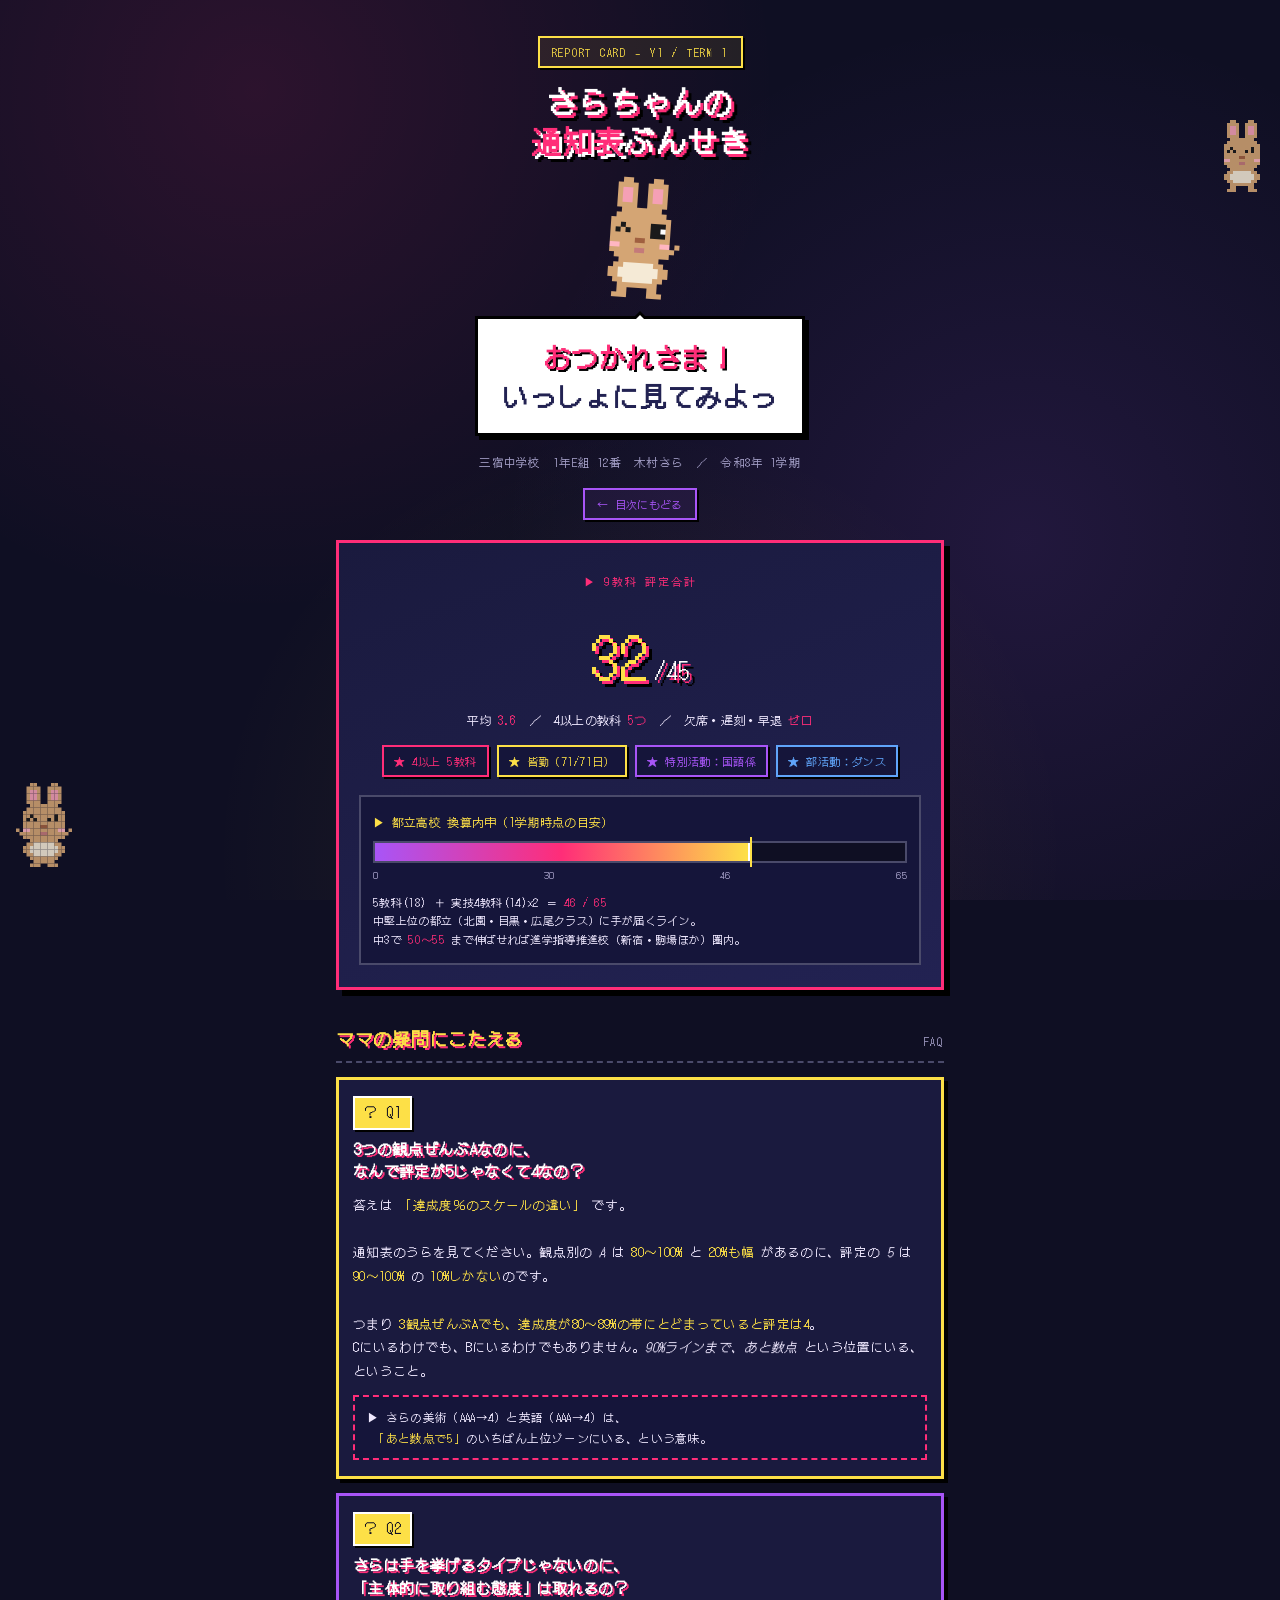
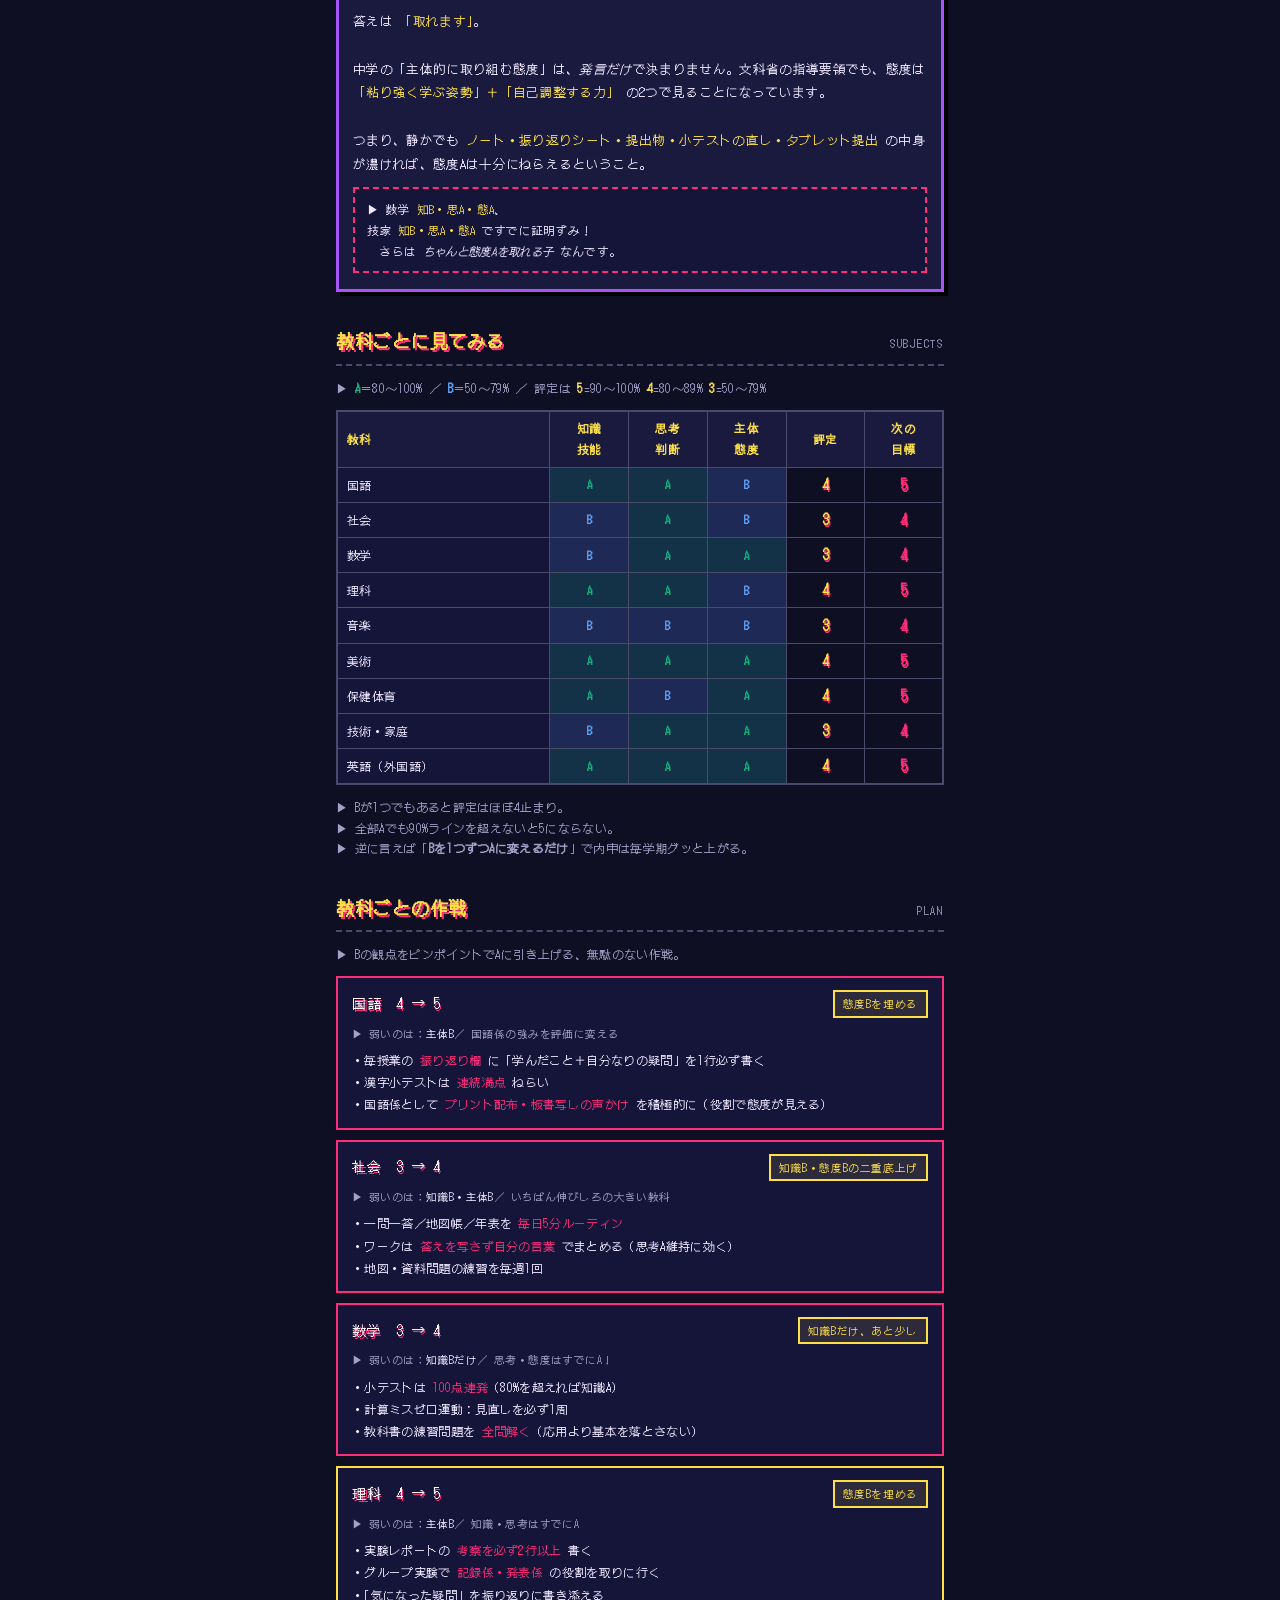
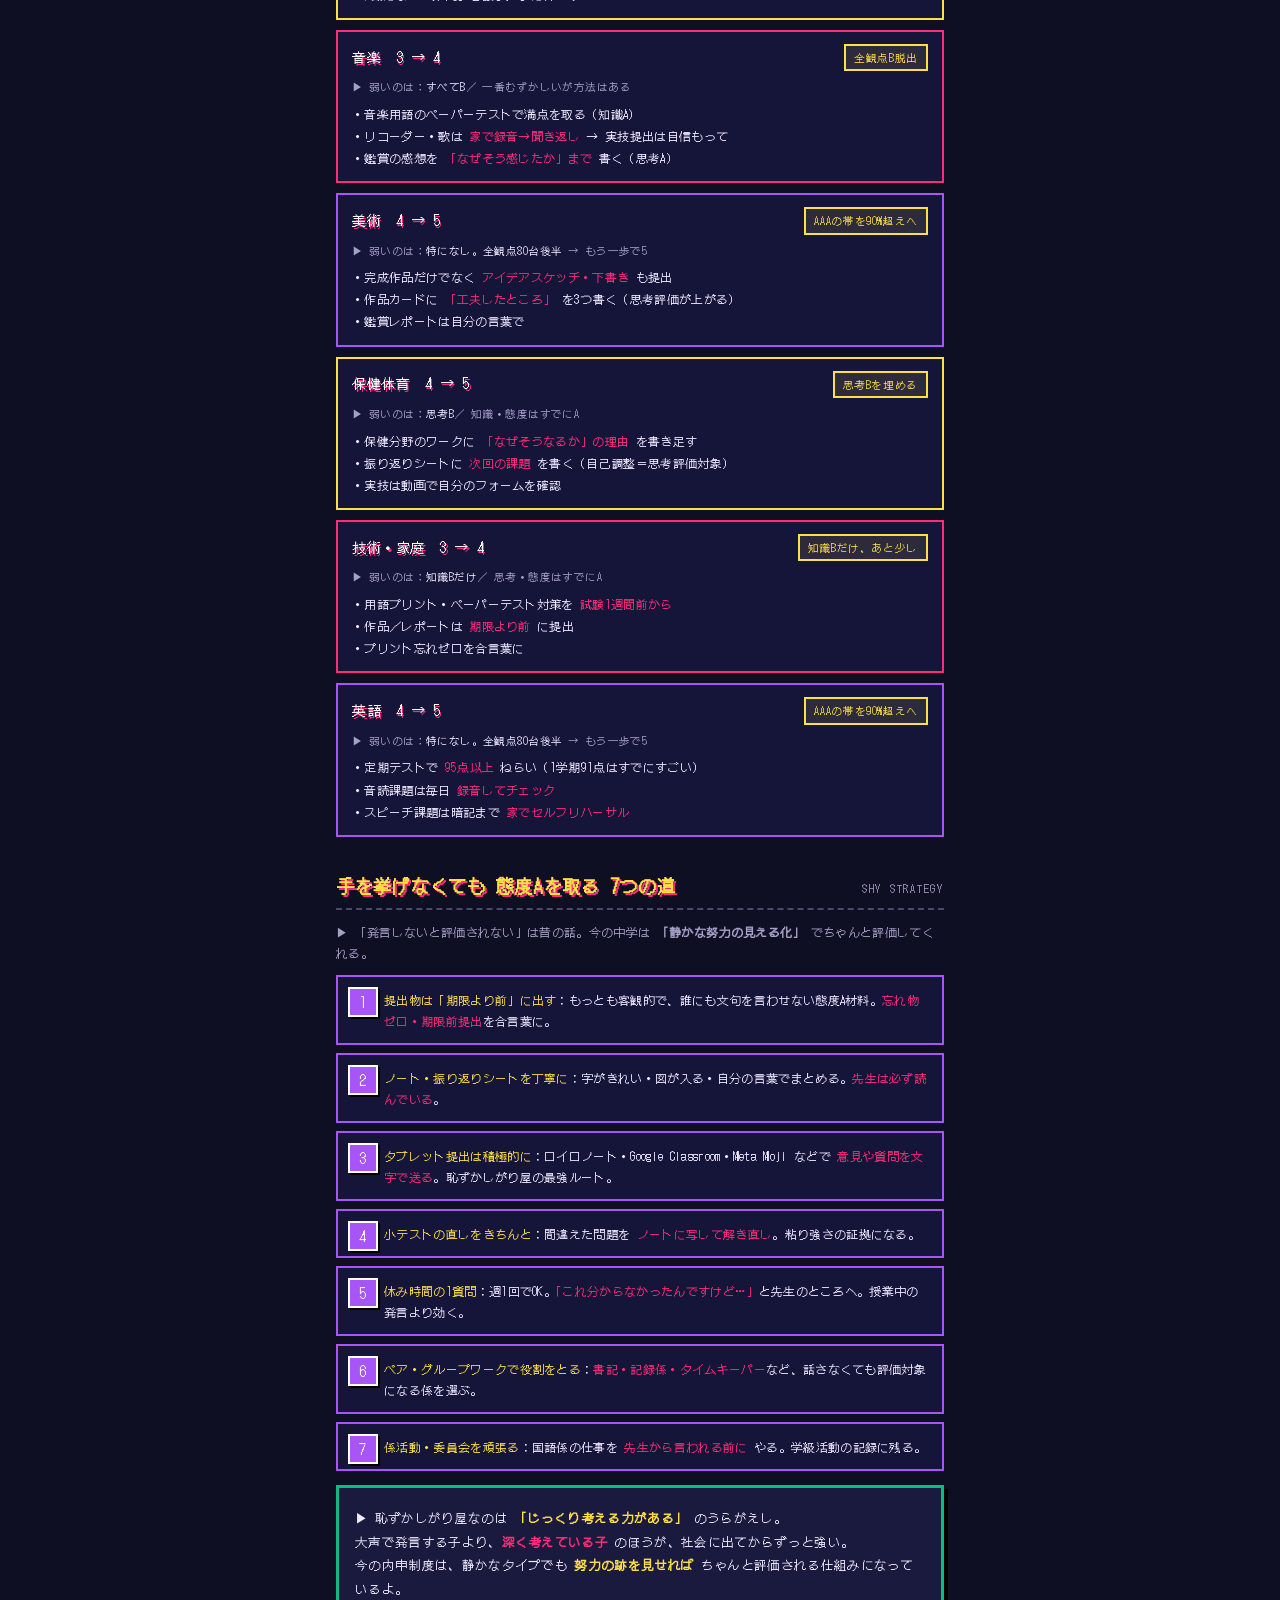
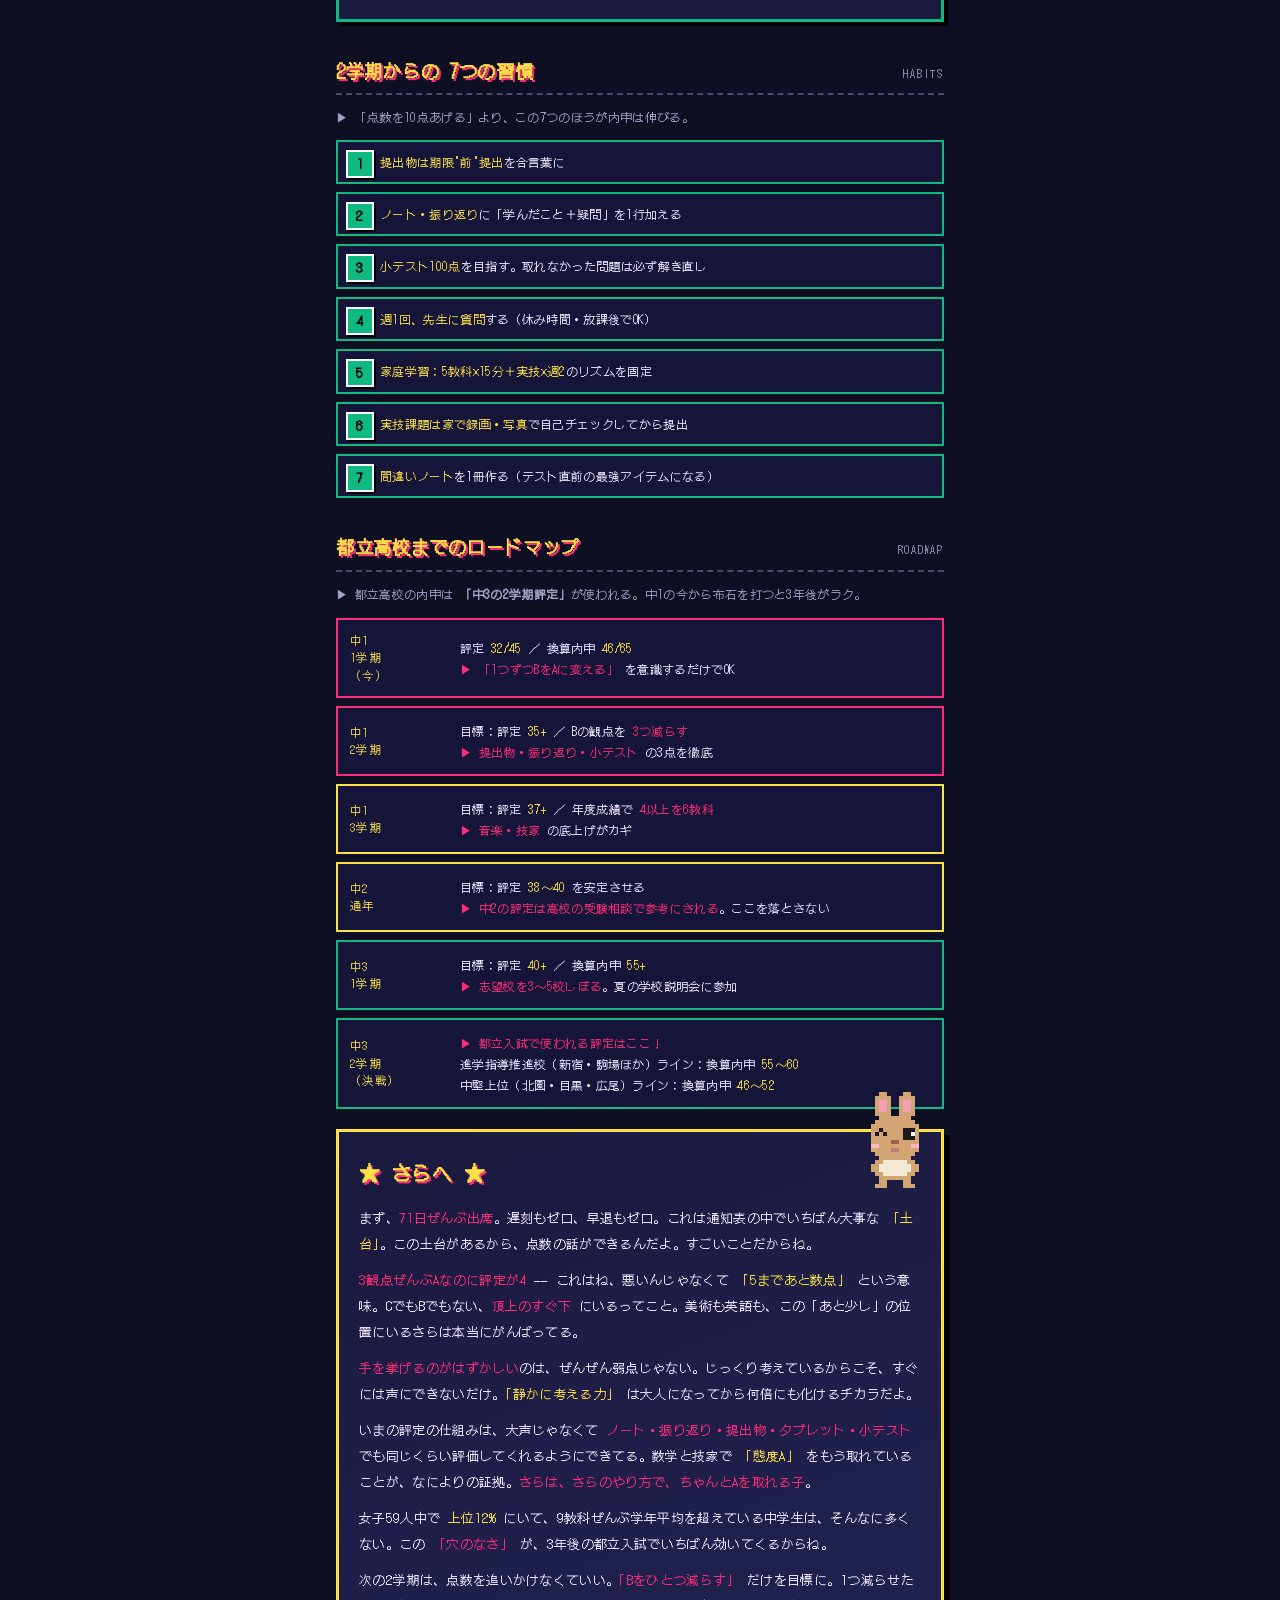
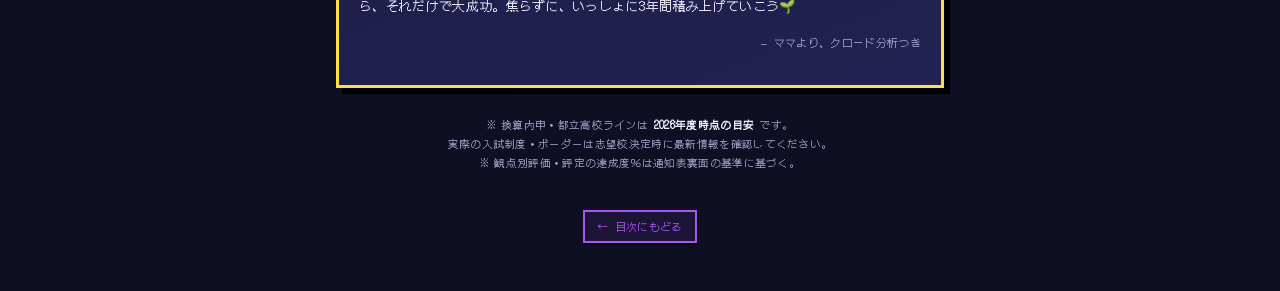
<file: reports/y1-t1-tsuchihyo.html>
<!DOCTYPE html>
<html lang="ja">
<head>
<meta charset="UTF-8">
<meta name="viewport" content="width=device-width, initial-scale=1.0">
<title>さらちゃんの通知表分析 ｜ 1年 1学期</title>
<meta name="robots" content="noindex,nofollow,noarchive,nosnippet,noimageindex">
<meta name="googlebot" content="noindex,nofollow,noarchive,nosnippet,noimageindex">
<link rel="preconnect" href="https://fonts.googleapis.com">
<link rel="preconnect" href="https://fonts.gstatic.com" crossorigin>
<link href="https://fonts.googleapis.com/css2?family=DotGothic16&family=Zen+Kaku+Gothic+New:wght@400;500;700;900&display=swap" rel="stylesheet">
<link rel="stylesheet" href="../assets/rabbit.css">
<style>
  :root{
    --kpink:#FF2D78;
    --kpink-deep:#C8195A;
    --kpurple:#A855F7;
    --kyellow:#FDE047;
    --kgreen:#10B981;
    --kblue:#60A5FA;
    --kdark:#0f0f23;
    --kdark2:#15153a;
    --kcard:#1a1a3e;
    --kcard2:#222252;
    --kborder:#4a4a6a;
    --kink:#f0e9ff;
    --kink-soft:#a5a0c8;
    --shadow-pixel:4px 4px 0 #000;
    --shadow-pixel-lg:6px 6px 0 #000;
    --shadow-pixel-sm:2px 2px 0 #000;
  }
  *{box-sizing:border-box;margin:0;padding:0}
  html{-webkit-text-size-adjust:100%}
  body{
    font-family:"Zen Kaku Gothic New",system-ui,sans-serif;
    background:var(--kdark);
    background-image:
      radial-gradient(circle at 20% 10%, rgba(255,45,120,.12) 0, transparent 40%),
      radial-gradient(circle at 80% 60%, rgba(168,85,247,.12) 0, transparent 45%),
      radial-gradient(circle at 50% 95%, rgba(253,224,71,.08) 0, transparent 40%);
    background-attachment:fixed;
    color:var(--kink);
    line-height:1.85;
    letter-spacing:.02em;
    padding-bottom:48px;
    -webkit-tap-highlight-color:transparent;
  }
  .wrap{max-width:640px;margin:0 auto;padding:0 16px}
  .pixel{font-family:"DotGothic16",monospace;letter-spacing:.04em;text-shadow:2px 2px 0 rgba(0,0,0,.7)}

  /* Header */
  header{padding:36px 0 20px;text-align:center;position:relative}
  .eyebrow{
    display:inline-block;font-family:"DotGothic16",monospace;font-size:11px;
    color:var(--kyellow);letter-spacing:.16em;margin-bottom:14px;
    padding:4px 12px;border:2px solid var(--kyellow);box-shadow:var(--shadow-pixel-sm);
    background:rgba(253,224,71,.08);
  }
  h1{
    font-family:"DotGothic16",monospace;font-size:30px;line-height:1.3;
    color:#fff;text-shadow:3px 3px 0 var(--kpink),6px 6px 0 #000;
    letter-spacing:.04em;
  }
  h1 .pink{color:var(--kpink);text-shadow:3px 3px 0 #fff,6px 6px 0 #000}
  .who{font-family:"DotGothic16",monospace;font-size:11.5px;color:var(--kink-soft);margin-top:16px}
  .back-link{
    display:inline-block;margin-top:14px;
    font-family:"DotGothic16",monospace;font-size:11px;
    color:var(--kpurple);text-decoration:none;
    padding:4px 12px;border:2px solid var(--kpurple);box-shadow:var(--shadow-pixel-sm);
    background:rgba(168,85,247,.08);
  }
  .back-link:active{transform:translate(2px,2px);box-shadow:none}

  /* Card base */
  .pixel-card{
    background:var(--kcard);border:3px solid #fff;box-shadow:var(--shadow-pixel);
    padding:18px 16px;margin:14px 0;
  }
  .pixel-card.pink{border-color:var(--kpink)}
  .pixel-card.yellow{border-color:var(--kyellow)}
  .pixel-card.purple{border-color:var(--kpurple)}
  .pixel-card.green{border-color:var(--kgreen)}

  /* Section head */
  .sec-head{
    display:flex;align-items:baseline;gap:10px;justify-content:space-between;
    margin:32px 0 12px;padding-bottom:6px;border-bottom:2px dashed var(--kborder);
  }
  .sec-head h2{
    font-family:"DotGothic16",monospace;font-size:18px;color:var(--kyellow);
    text-shadow:2px 2px 0 var(--kpink);letter-spacing:.04em;
  }
  .sec-head .en{
    font-family:"DotGothic16",monospace;font-size:11px;color:var(--kink-soft);
    letter-spacing:.16em;
  }
  .sec-note{
    font-family:"DotGothic16",monospace;font-size:12px;color:var(--kink-soft);
    line-height:1.7;margin-bottom:12px;
  }

  /* Hero summary */
  .hero{
    background:linear-gradient(160deg,var(--kcard),var(--kcard2));
    border:3px solid var(--kpink);box-shadow:var(--shadow-pixel-lg);
    padding:22px 20px;text-align:center;position:relative;
  }
  .hero .tag{
    font-family:"DotGothic16",monospace;font-size:11px;color:var(--kpink);
    letter-spacing:.16em;
  }
  .hero .bignum{
    font-family:"DotGothic16",monospace;font-size:56px;color:var(--kyellow);
    text-shadow:3px 3px 0 var(--kpink),6px 6px 0 #000;
    margin:8px 0 4px;letter-spacing:.02em;
  }
  .hero .bignum small{font-size:22px;color:#fff;margin-left:6px}
  .hero .sub{
    font-family:"DotGothic16",monospace;font-size:12px;color:var(--kink);
    line-height:1.7;
  }
  .hero .sub b{color:var(--kpink);font-weight:400}
  .chips{margin-top:14px;display:flex;flex-wrap:wrap;justify-content:center;gap:8px}
  .chip{
    font-family:"DotGothic16",monospace;font-size:11px;padding:4px 10px;
    border:2px solid;box-shadow:var(--shadow-pixel-sm);background:var(--kdark2);
    letter-spacing:.04em;
  }
  .chip.pink{color:var(--kpink);border-color:var(--kpink)}
  .chip.yellow{color:var(--kyellow);border-color:var(--kyellow)}
  .chip.purple{color:var(--kpurple);border-color:var(--kpurple)}
  .chip.green{color:var(--kgreen);border-color:var(--kgreen)}
  .chip.blue{color:var(--kblue);border-color:var(--kblue)}

  /* 内申バー */
  .naishin-bar{
    margin-top:18px;padding:14px 12px;background:var(--kdark2);
    border:2px solid var(--kborder);
  }
  .nb-title{font-family:"DotGothic16",monospace;font-size:12px;color:var(--kyellow);margin-bottom:8px;text-align:left}
  .nb-track{position:relative;height:22px;background:var(--kdark);border:2px solid var(--kborder)}
  .nb-fill{position:absolute;top:0;bottom:0;left:0;background:linear-gradient(90deg,var(--kpurple),var(--kpink),var(--kyellow));border-right:2px solid #fff}
  .nb-mark{position:absolute;top:-6px;bottom:-6px;width:2px;background:var(--kyellow)}
  .nb-axis{display:flex;justify-content:space-between;margin-top:4px;font-family:"DotGothic16",monospace;font-size:9.5px;color:var(--kink-soft)}
  .nb-note{margin-top:8px;font-family:"DotGothic16",monospace;font-size:11px;color:var(--kink);line-height:1.7;text-align:left}
  .nb-note b{color:var(--kpink);font-weight:400}

  /* Q&A block */
  .qa{padding:16px 14px}
  .qa .qmark{
    display:inline-block;font-family:"DotGothic16",monospace;font-size:14px;
    color:var(--kdark);background:var(--kyellow);
    padding:2px 8px;border:2px solid #fff;box-shadow:var(--shadow-pixel-sm);
    margin-bottom:8px;letter-spacing:.08em;
  }
  .qa h3{
    font-family:"DotGothic16",monospace;font-size:15px;color:#fff;
    text-shadow:2px 2px 0 var(--kpink);margin-bottom:10px;line-height:1.5;
  }
  .qa p{font-family:"DotGothic16",monospace;font-size:12.5px;line-height:1.9;color:var(--kink)}
  .qa p b{color:var(--kyellow);font-weight:400}
  .qa .em{color:var(--kpink)}

  .tori{
    margin-top:12px;padding:10px 12px;background:var(--kdark2);
    border:2px dashed var(--kpink);
    font-family:"DotGothic16",monospace;font-size:11.5px;color:var(--kink);line-height:1.8;
  }
  .tori b{color:var(--kyellow);font-weight:400}

  /* 教科別テーブル */
  .subj-tbl{
    width:100%;border-collapse:separate;border-spacing:0;
    font-family:"DotGothic16",monospace;font-size:11.5px;
    background:var(--kdark2);border:2px solid var(--kborder);
  }
  .subj-tbl th,.subj-tbl td{
    padding:6px 6px;text-align:center;border-bottom:1px solid var(--kborder);border-right:1px solid var(--kborder);
    color:#fff;
  }
  .subj-tbl th{background:var(--kcard);color:var(--kyellow);letter-spacing:.04em}
  .subj-tbl th:last-child,.subj-tbl td:last-child{border-right:none}
  .subj-tbl tr:last-child td{border-bottom:none}
  .subj-tbl td.subj{text-align:left;padding-left:9px;color:var(--kink);font-size:12px}
  .subj-tbl .cell-A{background:rgba(16,185,129,.18);color:var(--kgreen);font-weight:700}
  .subj-tbl .cell-B{background:rgba(96,165,250,.14);color:var(--kblue);font-weight:700}
  .subj-tbl .cell-C{background:rgba(255,45,120,.18);color:var(--kpink);font-weight:700}
  .subj-tbl .hyoutei{background:var(--kdark);font-size:14px;color:var(--kyellow);text-shadow:1.5px 1.5px 0 var(--kpink);font-weight:700;padding:4px 4px}
  .subj-tbl .hyoutei.up{color:var(--kpink)}

  /* 教科別作戦 */
  .plan-item{
    margin:10px 0;padding:12px 14px;background:var(--kdark2);
    border:2px solid var(--kborder);
  }
  .plan-item.up1{border-color:var(--kpink)}
  .plan-item.up2{border-color:var(--kyellow)}
  .plan-item.top{border-color:var(--kpurple)}
  .plan-head{display:flex;justify-content:space-between;align-items:center;margin-bottom:6px;flex-wrap:wrap;gap:8px}
  .plan-name{font-family:"DotGothic16",monospace;font-size:14px;color:#fff;text-shadow:1.5px 1.5px 0 var(--kpink);letter-spacing:.04em}
  .plan-goal{
    font-family:"DotGothic16",monospace;font-size:10.5px;
    padding:2px 8px;border:2px solid var(--kyellow);color:var(--kyellow);
    background:rgba(253,224,71,.1);letter-spacing:.06em;
  }
  .plan-obs{font-family:"DotGothic16",monospace;font-size:10.5px;color:var(--kink-soft);margin-bottom:6px;letter-spacing:.04em}
  .plan-obs b{color:var(--kink);font-weight:400}
  .plan-do{font-family:"DotGothic16",monospace;font-size:12px;color:var(--kink);line-height:1.85}
  .plan-do b{color:var(--kpink);font-weight:400}

  /* 態度A戦略リスト（恥ずかしがり屋向け） */
  .shy-list{list-style:none;padding:0;margin:12px 0}
  .shy-list li{
    padding:12px 14px 12px 46px;margin-bottom:8px;
    background:var(--kdark2);border:2px solid var(--kpurple);
    font-family:"DotGothic16",monospace;font-size:12px;color:var(--kink);line-height:1.75;
    position:relative;
  }
  .shy-list li::before{
    content:attr(data-n);position:absolute;left:10px;top:10px;
    width:26px;height:26px;background:var(--kpurple);color:#fff;
    display:flex;align-items:center;justify-content:center;
    font-family:"DotGothic16",monospace;font-size:14px;
    border:2px solid #fff;box-shadow:var(--shadow-pixel-sm);
  }
  .shy-list li b{color:var(--kyellow);font-weight:400}
  .shy-list li em{font-style:normal;color:var(--kpink)}

  /* 7つの習慣 */
  .habits{list-style:none;padding:0;margin:12px 0;display:grid;grid-template-columns:1fr;gap:8px}
  .habits li{
    background:var(--kdark2);border:2px solid var(--kgreen);
    padding:10px 12px 10px 42px;position:relative;
    font-family:"DotGothic16",monospace;font-size:12px;color:var(--kink);line-height:1.7;
  }
  .habits li::before{
    content:attr(data-n);position:absolute;left:8px;top:8px;
    width:24px;height:24px;background:var(--kgreen);color:#000;
    display:flex;align-items:center;justify-content:center;
    font-family:"DotGothic16",monospace;font-size:13px;font-weight:700;
    border:2px solid #fff;box-shadow:var(--shadow-pixel-sm);
  }
  .habits li b{color:var(--kyellow);font-weight:400}

  /* モチベーション */
  .moti{
    background:linear-gradient(160deg,var(--kcard),var(--kcard2));
    border:3px solid var(--kyellow);box-shadow:var(--shadow-pixel-lg);
    padding:22px 20px;margin:20px 0;position:relative;
  }
  .moti h2{
    font-family:"DotGothic16",monospace;font-size:20px;color:var(--kyellow);
    text-shadow:2px 2px 0 var(--kpink);margin-bottom:14px;letter-spacing:.04em;
  }
  .moti p{font-family:"DotGothic16",monospace;font-size:13px;color:var(--kink);line-height:2;margin-bottom:10px}
  .moti p b{color:var(--kpink);font-weight:400}
  .moti p em{font-style:normal;color:var(--kyellow)}
  .moti .sig{
    margin-top:12px;font-family:"DotGothic16",monospace;font-size:11px;
    color:var(--kink-soft);text-align:right;
  }

  /* ロードマップ */
  .roadmap{margin:14px 0}
  .rm-row{
    display:grid;grid-template-columns:100px 1fr;gap:10px;
    padding:12px 12px;background:var(--kdark2);border:2px solid var(--kborder);
    margin-bottom:8px;align-items:center;
  }
  .rm-row.now{border-color:var(--kpink)}
  .rm-row.mid{border-color:var(--kyellow)}
  .rm-row.goal{border-color:var(--kgreen)}
  .rm-when{font-family:"DotGothic16",monospace;font-size:11.5px;color:var(--kyellow);letter-spacing:.04em;line-height:1.5}
  .rm-what{font-family:"DotGothic16",monospace;font-size:12px;color:var(--kink);line-height:1.75}
  .rm-what b{color:var(--kpink);font-weight:400}
  .rm-what .num{color:var(--kyellow)}

  /* Foot */
  .foot{
    font-family:"DotGothic16",monospace;font-size:10.5px;color:var(--kink-soft);
    line-height:1.8;margin-top:28px;text-align:center;
  }
  .foot b{color:var(--kink)}
  .back-bottom{text-align:center;margin-top:24px}

  /* small tweaks */
  @media (max-width:420px){
    h1{font-size:24px}
    .hero .bignum{font-size:44px}
    .rm-row{grid-template-columns:80px 1fr}
    .subj-tbl{font-size:10.5px}
    .subj-tbl th,.subj-tbl td{padding:5px 3px}
  }
</style>
</head>
<body>

<!-- floating rabbits (decorative) -->
<div class="float-rabbit fr1" aria-hidden="true">
  <svg width="56" height="84" viewBox="0 0 16 24" id="float-rabbit-template" class="spin2d"></svg>
</div>
<div class="float-rabbit fr2" aria-hidden="true">
  <svg width="48" height="72" viewBox="0 0 16 24" id="float-rabbit-template2" class="spin3d"></svg>
</div>

<div class="wrap">

  <header>
    <span class="eyebrow">REPORT CARD - Y1 / TERM 1</span>
    <h1>さらちゃんの<br><span class="pink">通知表</span>ぶんせき</h1>

    <div class="rabbit-stage">
      <div class="rabbit-wrap">
        <div class="star-burst" id="starBurst"></div>
        <svg width="80" height="120" viewBox="0 0 16 24" id="rabbit-hero"></svg>
      </div>
      <div class="rabbit-bubble big"><span class="pink">おつかれさま！</span><br>いっしょに見てみよっ</div>
    </div>

    <p class="who">三宿中学校　1年E組 12番　木村さら　／　令和8年 1学期</p>
    <a class="back-link" href="../index.html">← 目次にもどる</a>
  </header>

  <!-- ============ HERO SUMMARY ============ -->
  <div class="hero">
    <span class="tag">▶ 9教科 評定合計</span>
    <div class="bignum">32<small>/45</small></div>
    <p class="sub">
      平均 <b>3.6</b>　／　4以上の教科 <b>5つ</b>　／　欠席・遅刻・早退 <b>ゼロ</b>
    </p>

    <div class="chips">
      <span class="chip pink">★ 4以上 5教科</span>
      <span class="chip yellow">★ 皆勤（71/71日）</span>
      <span class="chip purple">★ 特別活動：国語係</span>
      <span class="chip blue">★ 部活動：ダンス</span>
    </div>

    <!-- 換算内申バー -->
    <div class="naishin-bar">
      <div class="nb-title">▶ 都立高校 換算内申（1学期時点の目安）</div>
      <div class="nb-track">
        <div class="nb-fill" style="width:70.8%"></div>
        <div class="nb-mark" style="left:70.8%"></div>
      </div>
      <div class="nb-axis"><span>0</span><span>30</span><span>46</span><span>65</span></div>
      <p class="nb-note">
        5教科(18) ＋ 実技4教科(14)×2 ＝ <b>46 / 65</b><br>
        中堅上位の都立（北園・目黒・広尾クラス）に手が届くライン。<br>
        中3で <b>50〜55</b> まで伸ばせれば進学指導推進校（新宿・駒場ほか）圏内。
      </p>
    </div>
  </div>

  <!-- ============ Q&A: AAAなのに4問題 ============ -->
  <section>
    <div class="sec-head"><h2>ママの疑問にこたえる</h2><span class="en">FAQ</span></div>

    <div class="pixel-card yellow qa">
      <span class="qmark">？ Q1</span>
      <h3>3つの観点ぜんぶAなのに、<br>なんで評定が5じゃなくて4なの？</h3>
      <p>
        答えは <b>「達成度％のスケールの違い」</b> です。<br><br>
        通知表のうらを見てください。観点別の <em>A</em> は <b>80〜100%</b> と <b>20%も幅</b> があるのに、評定の <em>5</em> は <b>90〜100%</b> の <b>10%しかない</b>のです。<br><br>
        つまり <b>3観点ぜんぶAでも、達成度が80〜89%の帯にとどまっていると評定は4</b>。<br>
        Cにいるわけでも、Bにいるわけでもありません。<em>90%ラインまで、あと数点</em> という位置にいる、ということ。
      </p>
      <div class="tori">
        ▶ さらの美術（AAA→4）と英語（AAA→4）は、<br>
        　<b>「あと数点で5」</b>のいちばん上位ゾーンにいる、という意味。
      </div>
    </div>

    <div class="pixel-card purple qa">
      <span class="qmark">？ Q2</span>
      <h3>さらは手を挙げるタイプじゃないのに、<br>「主体的に取り組む態度」は取れるの？</h3>
      <p>
        答えは <b>「取れます」</b>。<br><br>
        中学の「主体的に取り組む態度」は、<em>発言だけ</em>で決まりません。文科省の指導要領でも、態度は <b>「粘り強く学ぶ姿勢」＋「自己調整する力」</b> の2つで見ることになっています。<br><br>
        つまり、静かでも <b>ノート・振り返りシート・提出物・小テストの直し・タブレット提出</b> の中身が濃ければ、態度Aは十分にねらえるということ。
      </p>
      <div class="tori">
        ▶ 数学 <b>知B・思A・態A</b>、<br>技家 <b>知B・思A・態A</b> ですでに証明ずみ！<br>
        　さらは <em>ちゃんと態度Aを取れる子</em> なんです。
      </div>
    </div>
  </section>

  <!-- ============ 教科別 一覧テーブル ============ -->
  <section>
    <div class="sec-head"><h2>教科ごとに見てみる</h2><span class="en">SUBJECTS</span></div>
    <p class="sec-note">▶ <b style="color:var(--kgreen)">A</b>＝80〜100% ／ <b style="color:var(--kblue)">B</b>＝50〜79% ／ 評定は <b style="color:var(--kyellow)">5</b>=90〜100% <b style="color:var(--kyellow)">4</b>=80〜89% <b style="color:var(--kyellow)">3</b>=50〜79%</p>

    <table class="subj-tbl">
      <thead>
        <tr>
          <th style="text-align:left;padding-left:9px">教科</th>
          <th>知識<br>技能</th>
          <th>思考<br>判断</th>
          <th>主体<br>態度</th>
          <th>評定</th>
          <th>次の<br>目標</th>
        </tr>
      </thead>
      <tbody>
        <tr><td class="subj">国語</td><td class="cell-A">A</td><td class="cell-A">A</td><td class="cell-B">B</td><td class="hyoutei">4</td><td class="hyoutei up">5</td></tr>
        <tr><td class="subj">社会</td><td class="cell-B">B</td><td class="cell-A">A</td><td class="cell-B">B</td><td class="hyoutei">3</td><td class="hyoutei up">4</td></tr>
        <tr><td class="subj">数学</td><td class="cell-B">B</td><td class="cell-A">A</td><td class="cell-A">A</td><td class="hyoutei">3</td><td class="hyoutei up">4</td></tr>
        <tr><td class="subj">理科</td><td class="cell-A">A</td><td class="cell-A">A</td><td class="cell-B">B</td><td class="hyoutei">4</td><td class="hyoutei up">5</td></tr>
        <tr><td class="subj">音楽</td><td class="cell-B">B</td><td class="cell-B">B</td><td class="cell-B">B</td><td class="hyoutei">3</td><td class="hyoutei up">4</td></tr>
        <tr><td class="subj">美術</td><td class="cell-A">A</td><td class="cell-A">A</td><td class="cell-A">A</td><td class="hyoutei">4</td><td class="hyoutei up">5</td></tr>
        <tr><td class="subj">保健体育</td><td class="cell-A">A</td><td class="cell-B">B</td><td class="cell-A">A</td><td class="hyoutei">4</td><td class="hyoutei up">5</td></tr>
        <tr><td class="subj">技術・家庭</td><td class="cell-B">B</td><td class="cell-A">A</td><td class="cell-A">A</td><td class="hyoutei">3</td><td class="hyoutei up">4</td></tr>
        <tr><td class="subj">英語（外国語）</td><td class="cell-A">A</td><td class="cell-A">A</td><td class="cell-A">A</td><td class="hyoutei">4</td><td class="hyoutei up">5</td></tr>
      </tbody>
    </table>
    <p class="sec-note" style="margin-top:12px">
      ▶ Bが1つでもあると評定はほぼ4止まり。<br>▶ 全部Aでも90%ラインを超えないと5にならない。<br>▶ 逆に言えば「<b>Bを1つずつAに変えるだけ</b>」で内申は毎学期グッと上がる。
    </p>
  </section>

  <!-- ============ 教科別 作戦 ============ -->
  <section>
    <div class="sec-head"><h2>教科ごとの作戦</h2><span class="en">PLAN</span></div>
    <p class="sec-note">▶ Bの観点をピンポイントでAに引き上げる、無駄のない作戦。</p>

    <div class="plan-item up1">
      <div class="plan-head"><span class="plan-name">国語　4 → 5</span><span class="plan-goal">態度Bを埋める</span></div>
      <p class="plan-obs">▶ 弱いのは：<b>主体B</b>／ 国語係の強みを評価に変える</p>
      <p class="plan-do">
        ・毎授業の <b>振り返り欄</b> に「学んだこと＋自分なりの疑問」を1行必ず書く<br>
        ・漢字小テストは <b>連続満点</b> ねらい<br>
        ・国語係として <b>プリント配布・板書写しの声かけ</b> を積極的に（役割で態度が見える）
      </p>
    </div>

    <div class="plan-item up1">
      <div class="plan-head"><span class="plan-name">社会　3 → 4</span><span class="plan-goal">知識B・態度Bの二重底上げ</span></div>
      <p class="plan-obs">▶ 弱いのは：<b>知識B・主体B</b>／ いちばん伸びしろの大きい教科</p>
      <p class="plan-do">
        ・一問一答／地図帳／年表を <b>毎日5分ルーティン</b><br>
        ・ワークは <b>答えを写さず自分の言葉</b> でまとめる（思考A維持に効く）<br>
        ・地図・資料問題の練習を毎週1回
      </p>
    </div>

    <div class="plan-item up1">
      <div class="plan-head"><span class="plan-name">数学　3 → 4</span><span class="plan-goal">知識Bだけ、あと少し</span></div>
      <p class="plan-obs">▶ 弱いのは：<b>知識Bだけ</b>／ 思考・態度はすでにA！</p>
      <p class="plan-do">
        ・小テストは <b>100点連発</b>（80%を超えれば知識A）<br>
        ・計算ミスゼロ運動：見直しを必ず1周<br>
        ・教科書の練習問題を <b>全問解く</b>（応用より基本を落とさない）
      </p>
    </div>

    <div class="plan-item up2">
      <div class="plan-head"><span class="plan-name">理科　4 → 5</span><span class="plan-goal">態度Bを埋める</span></div>
      <p class="plan-obs">▶ 弱いのは：<b>主体B</b>／ 知識・思考はすでにA</p>
      <p class="plan-do">
        ・実験レポートの <b>考察を必ず2行以上</b> 書く<br>
        ・グループ実験で <b>記録係・発表係</b> の役割を取りに行く<br>
        ・「気になった疑問」を振り返りに書き添える
      </p>
    </div>

    <div class="plan-item up1">
      <div class="plan-head"><span class="plan-name">音楽　3 → 4</span><span class="plan-goal">全観点B脱出</span></div>
      <p class="plan-obs">▶ 弱いのは：<b>すべてB</b>／ 一番むずかしいが方法はある</p>
      <p class="plan-do">
        ・音楽用語のペーパーテストで満点を取る（知識A）<br>
        ・リコーダー・歌は <b>家で録音→聞き返し</b> → 実技提出は自信もって<br>
        ・鑑賞の感想を <b>「なぜそう感じたか」まで</b> 書く（思考A）
      </p>
    </div>

    <div class="plan-item top">
      <div class="plan-head"><span class="plan-name">美術　4 → 5</span><span class="plan-goal">AAAの帯を90%超えへ</span></div>
      <p class="plan-obs">▶ 弱いのは：<b>特になし。全観点80台後半</b> → もう一歩で5</p>
      <p class="plan-do">
        ・完成作品だけでなく <b>アイデアスケッチ・下書き</b> も提出<br>
        ・作品カードに <b>「工夫したところ」</b> を3つ書く（思考評価が上がる）<br>
        ・鑑賞レポートは自分の言葉で
      </p>
    </div>

    <div class="plan-item up2">
      <div class="plan-head"><span class="plan-name">保健体育　4 → 5</span><span class="plan-goal">思考Bを埋める</span></div>
      <p class="plan-obs">▶ 弱いのは：<b>思考B</b>／ 知識・態度はすでにA</p>
      <p class="plan-do">
        ・保健分野のワークに <b>「なぜそうなるか」の理由</b> を書き足す<br>
        ・振り返りシートに <b>次回の課題</b> を書く（自己調整＝思考評価対象）<br>
        ・実技は動画で自分のフォームを確認
      </p>
    </div>

    <div class="plan-item up1">
      <div class="plan-head"><span class="plan-name">技術・家庭　3 → 4</span><span class="plan-goal">知識Bだけ、あと少し</span></div>
      <p class="plan-obs">▶ 弱いのは：<b>知識Bだけ</b>／ 思考・態度はすでにA</p>
      <p class="plan-do">
        ・用語プリント・ペーパーテスト対策を <b>試験1週間前から</b><br>
        ・作品／レポートは <b>期限より前</b> に提出<br>
        ・プリント忘れゼロを合言葉に
      </p>
    </div>

    <div class="plan-item top">
      <div class="plan-head"><span class="plan-name">英語　4 → 5</span><span class="plan-goal">AAAの帯を90%超えへ</span></div>
      <p class="plan-obs">▶ 弱いのは：<b>特になし。全観点80台後半</b> → もう一歩で5</p>
      <p class="plan-do">
        ・定期テストで <b>95点以上</b> ねらい（1学期91点はすでにすごい）<br>
        ・音読課題は毎日 <b>録音してチェック</b><br>
        ・スピーチ課題は暗記まで <b>家でセルフリハーサル</b>
      </p>
    </div>
  </section>

  <!-- ============ 恥ずかしがり屋作戦 ============ -->
  <section>
    <div class="sec-head"><h2>手を挙げなくても 態度Aを取る 7つの道</h2><span class="en">SHY STRATEGY</span></div>
    <p class="sec-note">▶ 「発言しないと評価されない」は昔の話。今の中学は <b>「静かな努力の見える化」</b> でちゃんと評価してくれる。</p>

    <ol class="shy-list">
      <li data-n="1"><b>提出物は「期限より前」に出す</b>：もっとも客観的で、誰にも文句を言わせない態度A材料。<em>忘れ物ゼロ・期限前提出</em>を合言葉に。</li>
      <li data-n="2"><b>ノート・振り返りシートを丁寧に</b>：字がきれい・図が入る・自分の言葉でまとめる。<em>先生は必ず読んでいる</em>。</li>
      <li data-n="3"><b>タブレット提出は積極的に</b>：ロイロノート・Google Classroom・Meta Moji などで <em>意見や質問を文字で送る</em>。恥ずかしがり屋の最強ルート。</li>
      <li data-n="4"><b>小テストの直しをきちんと</b>：間違えた問題を <em>ノートに写して解き直し</em>。粘り強さの証拠になる。</li>
      <li data-n="5"><b>休み時間の1質問</b>：週1回でOK。<em>「これ分からなかったんですけど…」</em>と先生のところへ。授業中の発言より効く。</li>
      <li data-n="6"><b>ペア・グループワークで役割をとる</b>：<em>書記・記録係・タイムキーパー</em>など、話さなくても評価対象になる係を選ぶ。</li>
      <li data-n="7"><b>係活動・委員会を頑張る</b>：国語係の仕事を <em>先生から言われる前に</em> やる。学級活動の記録に残る。</li>
    </ol>

    <div class="pixel-card green" style="margin-top:14px">
      <p style="font-family:'DotGothic16',monospace;font-size:12.5px;line-height:1.9;color:var(--kink)">
        ▶ 恥ずかしがり屋なのは <b style="color:var(--kyellow)">「じっくり考える力がある」</b> のうらがえし。<br>
        大声で発言する子より、<b style="color:var(--kpink)">深く考えている子</b> のほうが、社会に出てからずっと強い。<br>
        今の内申制度は、静かなタイプでも <b style="color:var(--kyellow)">努力の跡を見せれば</b> ちゃんと評価される仕組みになっているよ。
      </p>
    </div>
  </section>

  <!-- ============ 2学期以降の7つの習慣 ============ -->
  <section>
    <div class="sec-head"><h2>2学期からの 7つの習慣</h2><span class="en">HABITS</span></div>
    <p class="sec-note">▶ 「点数を10点あげる」より、この7つのほうが内申は伸びる。</p>
    <ol class="habits">
      <li data-n="1"><b>提出物は期限"前"提出</b>を合言葉に</li>
      <li data-n="2"><b>ノート・振り返り</b>に「学んだこと＋疑問」を1行加える</li>
      <li data-n="3"><b>小テスト100点</b>を目指す。取れなかった問題は必ず解き直し</li>
      <li data-n="4"><b>週1回、先生に質問</b>する（休み時間・放課後でOK）</li>
      <li data-n="5"><b>家庭学習：5教科×15分＋実技×週2</b>のリズムを固定</li>
      <li data-n="6"><b>実技課題は家で録画・写真</b>で自己チェックしてから提出</li>
      <li data-n="7"><b>間違いノート</b>を1冊作る（テスト直前の最強アイテムになる）</li>
    </ol>
  </section>

  <!-- ============ 都立ロードマップ ============ -->
  <section>
    <div class="sec-head"><h2>都立高校までのロードマップ</h2><span class="en">ROADMAP</span></div>
    <p class="sec-note">▶ 都立高校の内申は <b>「中3の2学期評定」</b>が使われる。中1の今から布石を打つと3年後がラク。</p>

    <div class="roadmap">
      <div class="rm-row now">
        <div class="rm-when">中1<br>1学期<br>（今）</div>
        <div class="rm-what">
          評定 <span class="num">32/45</span> ／ 換算内申 <span class="num">46/65</span><br>
          <b>▶ 「1つずつBをAに変える」</b> を意識するだけでOK
        </div>
      </div>
      <div class="rm-row now">
        <div class="rm-when">中1<br>2学期</div>
        <div class="rm-what">
          目標：評定 <span class="num">35+</span> ／ Bの観点を <b>3つ減らす</b><br>
          <b>▶ 提出物・振り返り・小テスト</b> の3点を徹底
        </div>
      </div>
      <div class="rm-row mid">
        <div class="rm-when">中1<br>3学期</div>
        <div class="rm-what">
          目標：評定 <span class="num">37+</span> ／ 年度成績で <b>4以上を6教科</b><br>
          <b>▶ 音楽・技家</b> の底上げがカギ
        </div>
      </div>
      <div class="rm-row mid">
        <div class="rm-when">中2<br>通年</div>
        <div class="rm-what">
          目標：評定 <span class="num">38〜40</span> を安定させる<br>
          <b>▶ 中2の評定は高校の受験相談で参考にされる</b>。ここを落とさない
        </div>
      </div>
      <div class="rm-row goal">
        <div class="rm-when">中3<br>1学期</div>
        <div class="rm-what">
          目標：評定 <span class="num">40+</span> ／ 換算内申 <span class="num">55+</span><br>
          <b>▶ 志望校を3〜5校しぼる</b>。夏の学校説明会に参加
        </div>
      </div>
      <div class="rm-row goal">
        <div class="rm-when">中3<br>2学期<br>（決戦）</div>
        <div class="rm-what">
          <b>▶ 都立入試で使われる評定はここ！</b><br>
          進学指導推進校（新宿・駒場ほか）ライン：換算内申 <span class="num">55〜60</span><br>
          中堅上位（北園・目黒・広尾）ライン：換算内申 <span class="num">46〜52</span>
        </div>
      </div>
    </div>
  </section>

  <!-- ============ モチベーション ============ -->
  <section>
    <div class="moti">
      <div style="position:absolute;right:14px;top:-40px">
        <svg width="64" height="96" viewBox="0 0 16 24" id="rabbit-moti" class="hop-rabbit"></svg>
      </div>
      <h2>★ さらへ ★</h2>
      <p>
        まず、<b>71日ぜんぶ出席</b>。遅刻もゼロ、早退もゼロ。これは通知表の中でいちばん大事な <em>「土台」</em>。この土台があるから、点数の話ができるんだよ。すごいことだからね。
      </p>
      <p>
        <b>3観点ぜんぶAなのに評定が4</b> —— これはね、悪いんじゃなくて <em>「5まであと数点」</em> という意味。CでもBでもない、<b>頂上のすぐ下</b> にいるってこと。美術も英語も、この「あと少し」の位置にいるさらは本当にがんばってる。
      </p>
      <p>
        <b>手を挙げるのがはずかしい</b>のは、ぜんぜん弱点じゃない。じっくり考えているからこそ、すぐには声にできないだけ。<em>「静かに考える力」</em> は大人になってから何倍にも化けるチカラだよ。
      </p>
      <p>
        いまの評定の仕組みは、大声じゃなくて <b>ノート・振り返り・提出物・タブレット・小テスト</b> でも同じくらい評価してくれるようにできてる。数学と技家で <em>「態度A」</em> をもう取れていることが、なによりの証拠。<b>さらは、さらのやり方で、ちゃんとAを取れる子</b>。
      </p>
      <p>
        女子59人中で <em>上位12%</em> にいて、9教科ぜんぶ学年平均を超えている中学生は、そんなに多くない。この <b>「穴のなさ」</b> が、3年後の都立入試でいちばん効いてくるからね。
      </p>
      <p>
        次の2学期は、点数を追いかけなくていい。<b>「Bをひとつ減らす」</b> だけを目標に。1つ減らせたら、それだけで大成功。焦らずに、いっしょに3年間積み上げていこう🌱
      </p>
      <p class="sig">— ママより、クロード分析つき</p>
    </div>
  </section>

  <p class="foot">
    ※ 換算内申・都立高校ラインは <b>2026年度時点の目安</b> です。<br>
    実際の入試制度・ボーダーは志望校決定時に最新情報を確認してください。<br>
    ※ 観点別評価・評定の達成度％は通知表裏面の基準に基づく。
  </p>

  <div class="back-bottom">
    <a class="back-link" href="../index.html">← 目次にもどる</a>
  </div>

</div>

<script src="../assets/rabbit.js"></script>
<script>
  runDance('rabbit-hero', 'starBurst', 0);
  staticRabbit('rabbit-moti', 'wink');
  staticRabbit('float-rabbit-template', 'cheer');
  staticRabbit('float-rabbit-template2', 'happy');
</script>

</body>
</html>
</file>
<file: assets/rabbit.css>
/* ============================================================
   Shared Pixel Rabbit CSS
   used by index.html and reports/*.html
   ============================================================ */

@keyframes pixel-blink{0%,100%{opacity:1}50%{opacity:.45}}
@keyframes pixel-float{0%,100%{transform:translateY(0)}50%{transform:translateY(-6px)}}
@keyframes pixel-sparkle{0%,100%{opacity:.2;transform:scale(.6)}50%{opacity:1;transform:scale(1.3)}}
@keyframes rabbit-dance{0%,100%{transform:translateY(0) rotate(-3deg)}25%{transform:translateY(-4px) rotate(5deg)}50%{transform:translateY(-2px) rotate(-2deg)}75%{transform:translateY(-6px) rotate(4deg)}}
@keyframes rabbit-hop{0%,100%{transform:translateY(0)}50%{transform:translateY(-10px)}}
@keyframes rabbit-spin{
  0%{transform:translateY(0) rotateY(0deg) scale(1)}
  25%{transform:translateY(-8px) rotateY(180deg) scale(.95)}
  50%{transform:translateY(-12px) rotateY(360deg) scale(1.05)}
  75%{transform:translateY(-4px) rotateY(540deg) scale(.95)}
  100%{transform:translateY(0) rotateY(720deg) scale(1)}
}
@keyframes rabbit-spin-z{
  0%{transform:translateY(0) rotate(0deg)}
  25%{transform:translateY(-6px) rotate(90deg)}
  50%{transform:translateY(-10px) rotate(180deg)}
  75%{transform:translateY(-4px) rotate(270deg)}
  100%{transform:translateY(0) rotate(360deg)}
}
@keyframes star-pop2{
  0%{opacity:0;transform:translate(0,0) scale(.4) rotate(0deg)}
  25%{opacity:1;transform:translate(calc(var(--sx)*.5),calc(var(--sy)*.5)) scale(1) rotate(120deg)}
  100%{opacity:0;transform:translate(var(--sx),var(--sy)) scale(.3) rotate(360deg)}
}
.dance-rabbit{animation:rabbit-spin 2.4s ease-in-out infinite;transform-style:preserve-3d}
.hop-rabbit{animation:rabbit-spin-z 3s linear infinite}
.spin3d{animation:rabbit-spin 2.4s ease-in-out infinite;transform-style:preserve-3d}
.spin2d{animation:rabbit-spin-z 3.6s linear infinite}

.rabbit-stage{
  position:relative;display:flex;flex-direction:column;align-items:center;
  margin:22px auto 8px;
}
.rabbit-wrap{
  position:relative;display:inline-block;
  animation:pixel-float 2.4s ease-in-out infinite;
}
.rabbit-stage svg{display:block;image-rendering:pixelated;shape-rendering:crispEdges}

.rabbit-bubble{
  margin-top:14px;padding:14px 20px;background:#fff;color:#222252;
  font-family:"DotGothic16",monospace;font-size:22px;font-weight:700;
  border:3px solid #000;box-shadow:4px 4px 0 #000;
  position:relative;text-align:center;letter-spacing:.04em;line-height:1.5;
  max-width:90%;
}
.rabbit-bubble.big{font-size:26px;padding:18px 24px;letter-spacing:.06em}
.rabbit-bubble .pink{color:#FF2D78;text-shadow:2px 2px 0 #000}
.rabbit-bubble .white{color:#fff;text-shadow:2px 2px 0 #000}
.rabbit-bubble::after{
  content:"";position:absolute;top:-14px;left:50%;transform:translateX(-50%);
  border:7px solid transparent;border-bottom-color:#000;
  filter:drop-shadow(0 -1px 0 #000);
}
.rabbit-bubble::before{
  content:"";position:absolute;top:-10px;left:50%;transform:translateX(-50%);
  border:6px solid transparent;border-bottom-color:#fff;z-index:1;
}
@media (max-width:480px){
  .rabbit-bubble{font-size:18px}
  .rabbit-bubble.big{font-size:21px;padding:14px 18px}
}

.star-burst{position:absolute;inset:0;pointer-events:none;overflow:visible}
.star-burst .s{position:absolute;left:50%;top:42%;image-rendering:pixelated;shape-rendering:crispEdges}

/* Floating decorative rabbits (fixed corners) */
.float-rabbit{position:fixed;pointer-events:none;z-index:5;opacity:.85}
.float-rabbit.fr1{bottom:24px;left:16px}
.float-rabbit.fr2{top:120px;right:14px}
@media (max-width:520px){
  .float-rabbit.fr2{display:none}
}

/* Small inline rabbit variants */
.closing-rabbit{position:absolute;right:14px;top:-32px}
</file>
